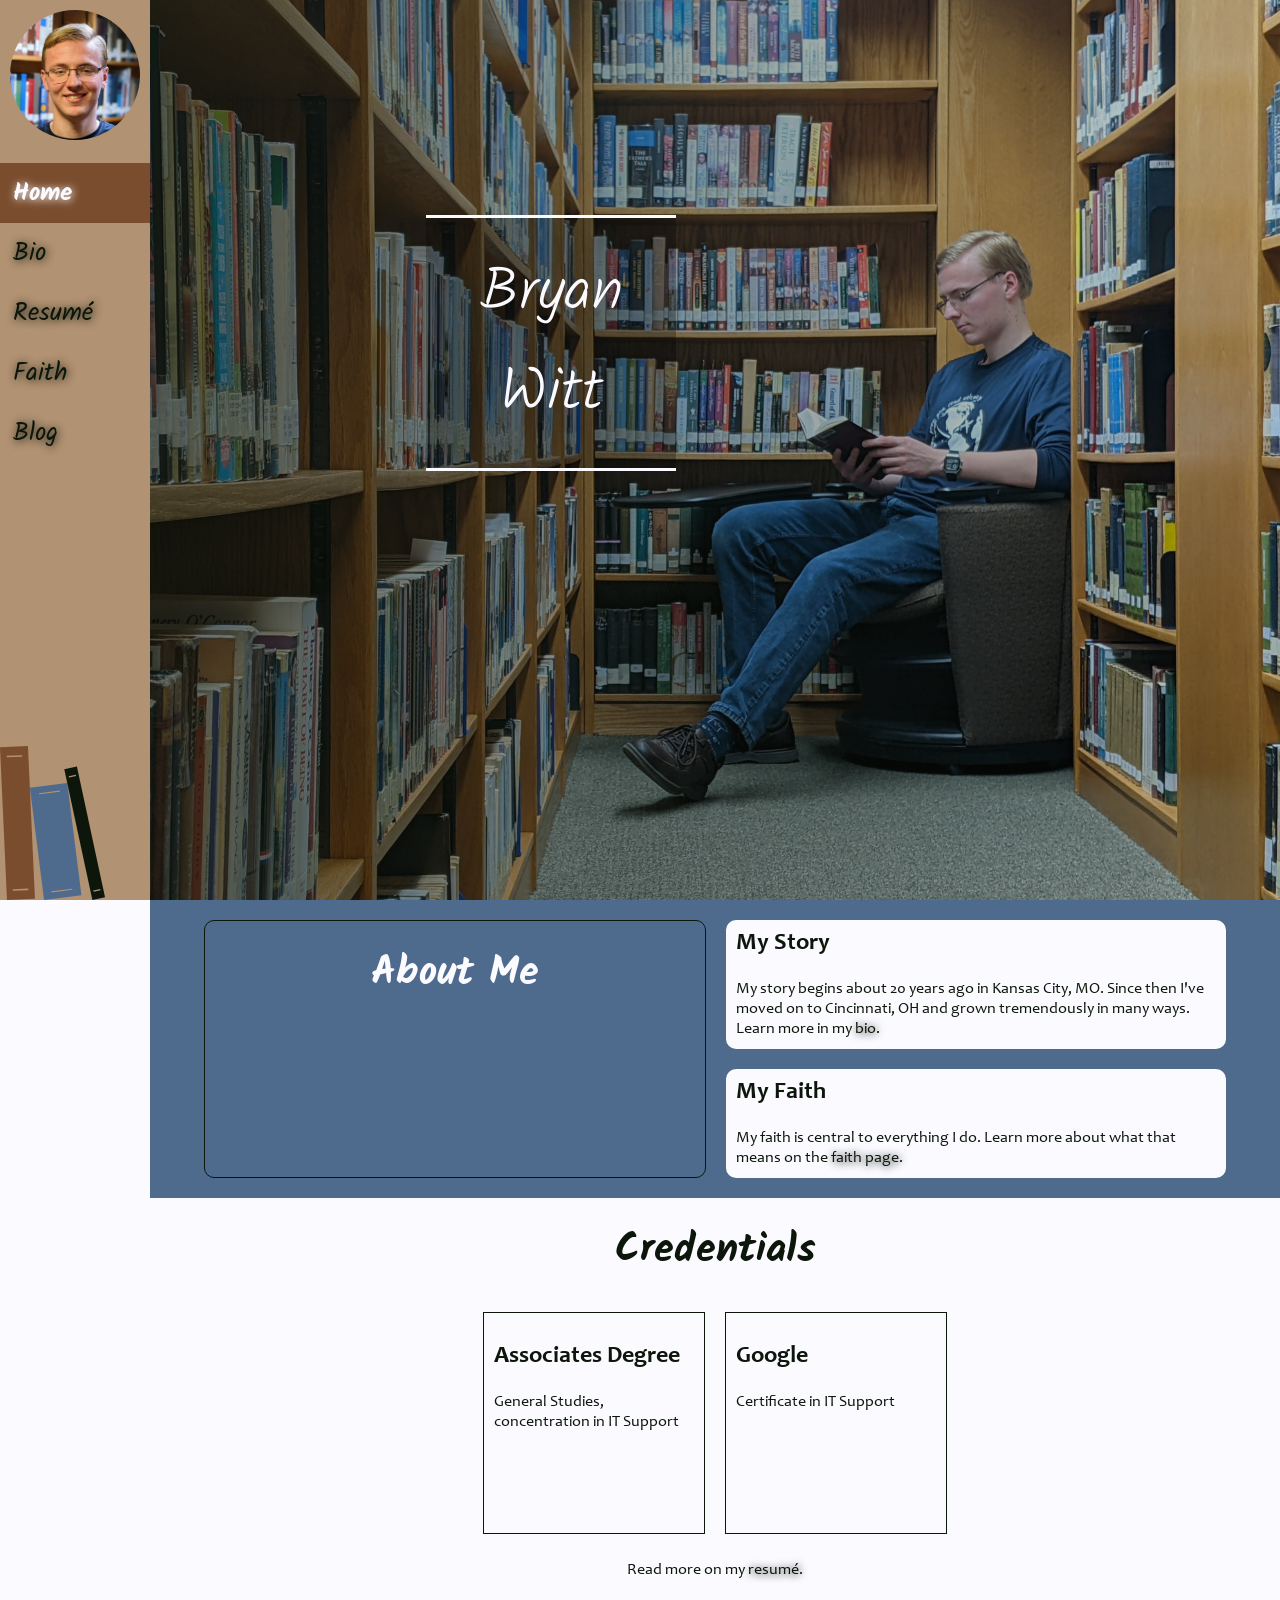
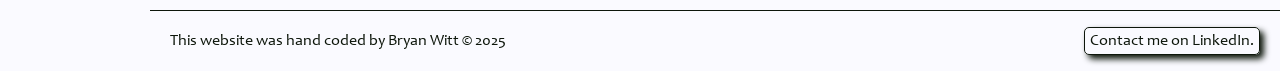
<file: index.html>
<!DOCTYPE html>
<html lang="en">

<head>
	<title>Bryan Witt</title>
	<meta charset="utf-8">
	<meta name="author" content="Bryan Witt">
	<meta name="keywords" content="Bryan Witt, programmer, cybersecurity, faith, christianity, books">
	<meta name="description" content="Bryan Witt's personal website home page">
	<link rel="stylesheet" href="style.css">
</head>

<body>
	<nav>
		<img src="profile.png" alt="Bryan Witt">
		<a href="index.html">
			<div id="current-page">Home</div>
		</a>
		<a href="bio.html">
			<div>Bio</div>
		</a>
		<a href="resume.html">
			<div>Resumé</div>
		</a>
		<a href="faith.html">
			<div>Faith</div>
		</a>
		<a href="blog.html">
			<div>Blog</div>
		</a>
	</nav>
	<main>
		<div id="hero">
			<div id="notecard">
				Bryan<br>Witt
			</div>
		</div>
		<section id="about">
			<div class="wrapper">
				<div class="flex-item" id="flex1">
					<h1>About Me</h1>
				</div>
				<div class="flex-item" id="flex2">
					<div class="aboutcontent" id="top">
						<h2>My Story</h2>
						My story begins about 20 years ago in Kansas City, MO.
						Since then I've moved on to Cincinnati, OH and grown tremendously in many ways.
						Learn more in my <a href="bio.html">bio</a>.
					</div>
					<div class="aboutcontent">
						<h2>My Faith</h2>
						My faith is central to everything I do. Learn more about what that means on the <a
							href="faith.html">faith page</a>.
					</div>
				</div>
			</div>
		</section>
		<section id="creds">
			<h1>
				Credentials
			</h1>
			<div class="wrapper">
				<div>
					<h2>Associates Degree</h2>General Studies, concentration in IT Support
				</div>
				<div>
					<h2>Google</h2>Certificate in IT Support
				</div>
			</div>
			<p>Read more on my <a href="resume.html">resumé</a>.</p>
		</section>
		<footer>
			<div>This website was hand coded by Bryan Witt &copy; 2025</div>
			<div><a href="https://www.linkedin.com/in/bryan-witt/">Contact me on LinkedIn.</a></div>
		</footer>
	</main>
</body>

</html>
</file>
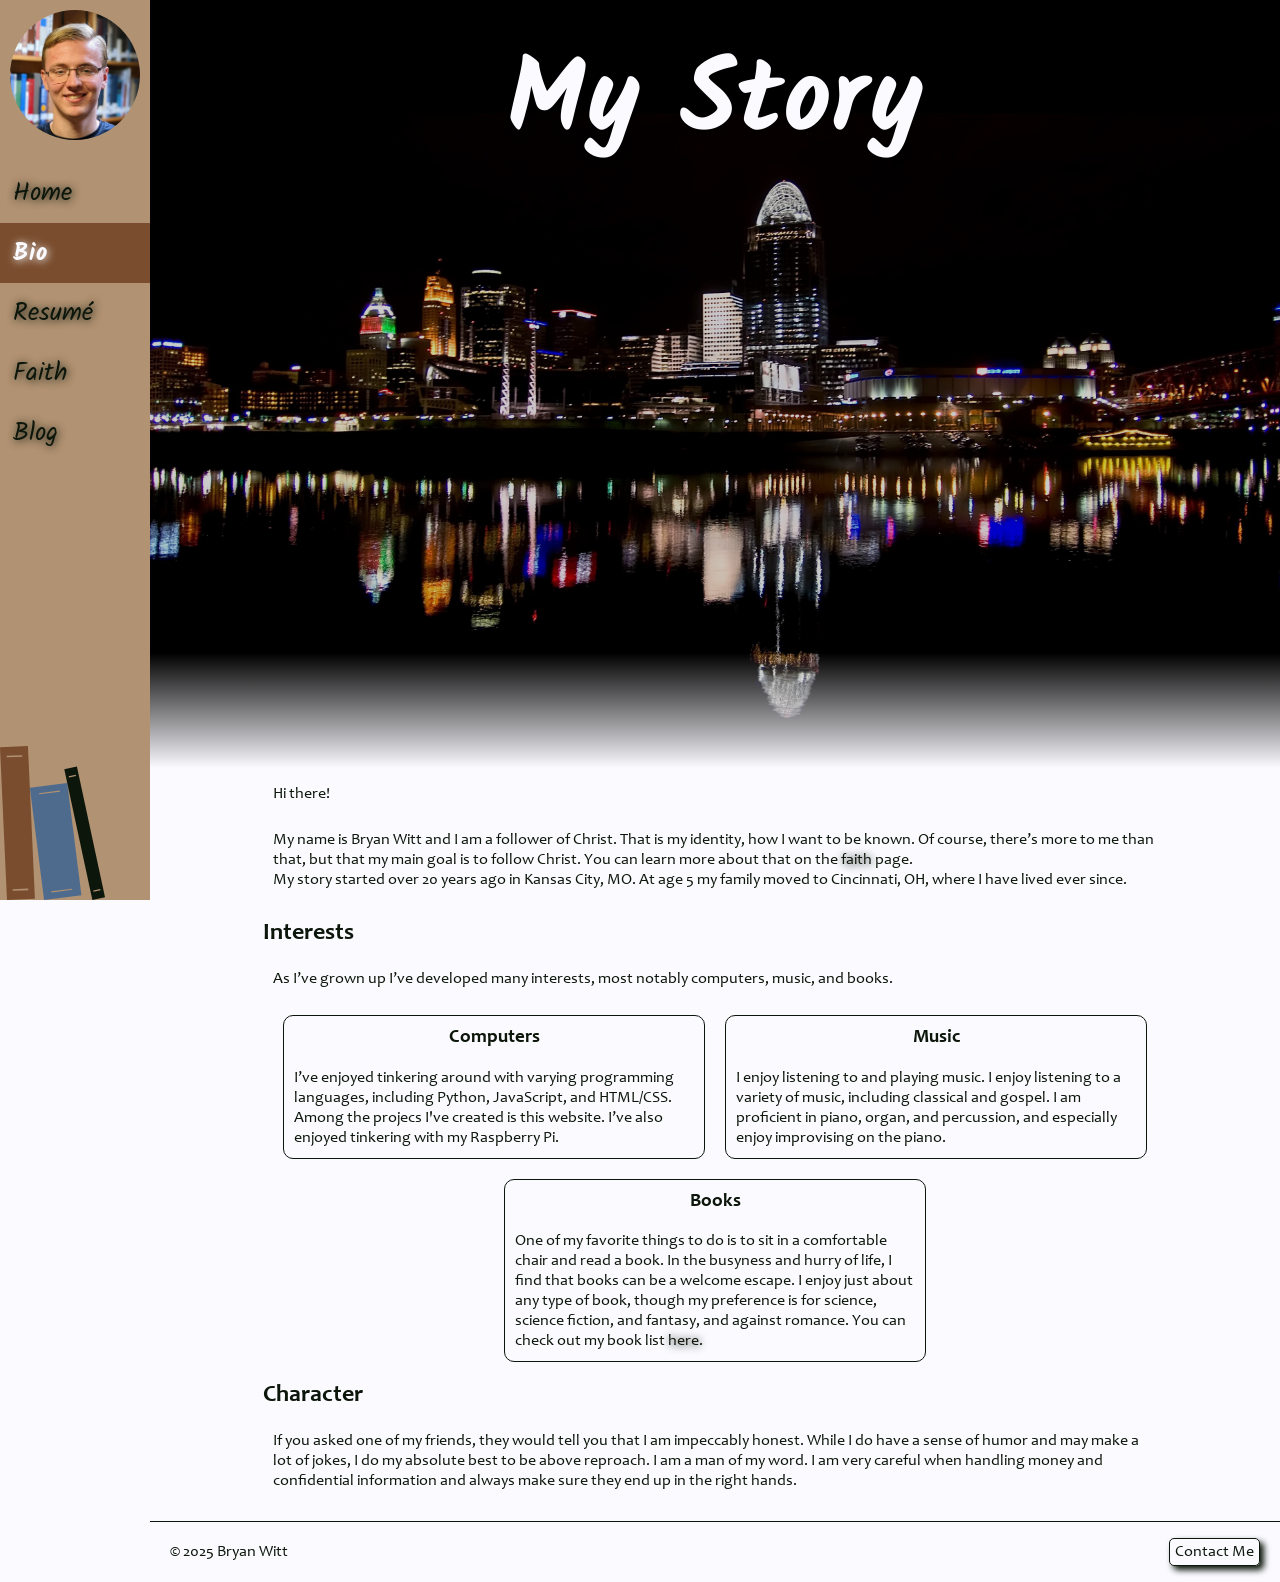
<file: bio.html>
<!DOCTYPE html>
<html lang="en">

<head>
	<title>Bio | Bryan Witt</title>
	<meta charset="utf-8">
	<meta name="author" content="Bryan Witt">
	<meta name="keywords"
		content="Bryan Witt, programmer, cybersecurity, faith, christianity, books, life, story, history, Jesus">
	<meta name="description" content="The story of Bryan Witt's life">
	<link rel="stylesheet" href="style.css">
</head>

<body>
	<nav>
		<img src="profile.png" alt="Bryan Witt">
		<a href="index.html">
			<div>Home</div>
		</a>
		<a href="bio.html">
			<div id="current-page">Bio</div>
		</a>
		<a href="resume.html">
			<div>Resumé</div>
		</a>
		<a href="faith.html">
			<div>Faith</div>
		</a>
		<a href="blog.html">
			<div>Blog</div>
		</a>
	</nav>
	<main>
		<div id="story">
			<header id="storyheader">
				<h1>My Story</h1>
			</header>
		</div>
		<article>
			<p>Hi there!</p>
			<p>
				My name is Bryan Witt and I am a follower of Christ. That is my identity, how I want to be known. Of
				course, there’s more to me than that, but that my main goal is to follow Christ. You can learn
				more about that on the <a href="faith.html">faith</a> page.
				<br>My story started over 20 years ago in Kansas City, MO. At age 5 my family moved to Cincinnati, OH,
				where I have lived ever since.
			</p>
			<h2>Interests</h2>
			<p>As I’ve grown up I’ve developed many interests, most notably computers, music, and books.</p>
			<div id="interests">
				<div>
					<h3>Computers</h3>
					I’ve enjoyed tinkering around with varying programming languages, including Python, JavaScript, and
					HTML/CSS. Among the projecs I've created is this website. I’ve also enjoyed tinkering with my Raspberry Pi.
				</div>
				<div>
					<h3>Music</h3>
					I enjoy listening to and playing music. I enjoy listening to a variety of music, including classical
					and
					gospel. I am proficient in piano, organ, and percussion, and especially enjoy improvising on the
					piano.
				</div>
				<div>
					<h3>Books</h3>
					One of my favorite things to do is to sit in a comfortable chair and read a book. In the busyness
					and
					hurry of life, I find that books can be a welcome escape. I enjoy just about any type of book,
					though my
					preference is for science, science fiction, and fantasy, and against romance. You can check out my
					book list <a href="https://goodreads.com/bryanw">here</a>.
				</div>
			</div>
			<h2>Character</h2>
			<p>If you asked one of my friends, they would tell you that I am impeccably honest. While I do have a sense
				of humor and may make a lot of jokes, I do my absolute best to be above reproach. I am a man of my word.
				I am very careful when handling money and confidential information and always make sure they end up in
				the right hands.
				<br>
			</p>
		</article>
		<footer>
			<div>&copy; 2025 Bryan Witt</div>
			<div><a href="contact.html">Contact Me</a></div>
		</footer>
	</main>
</body>

</html>
</file>
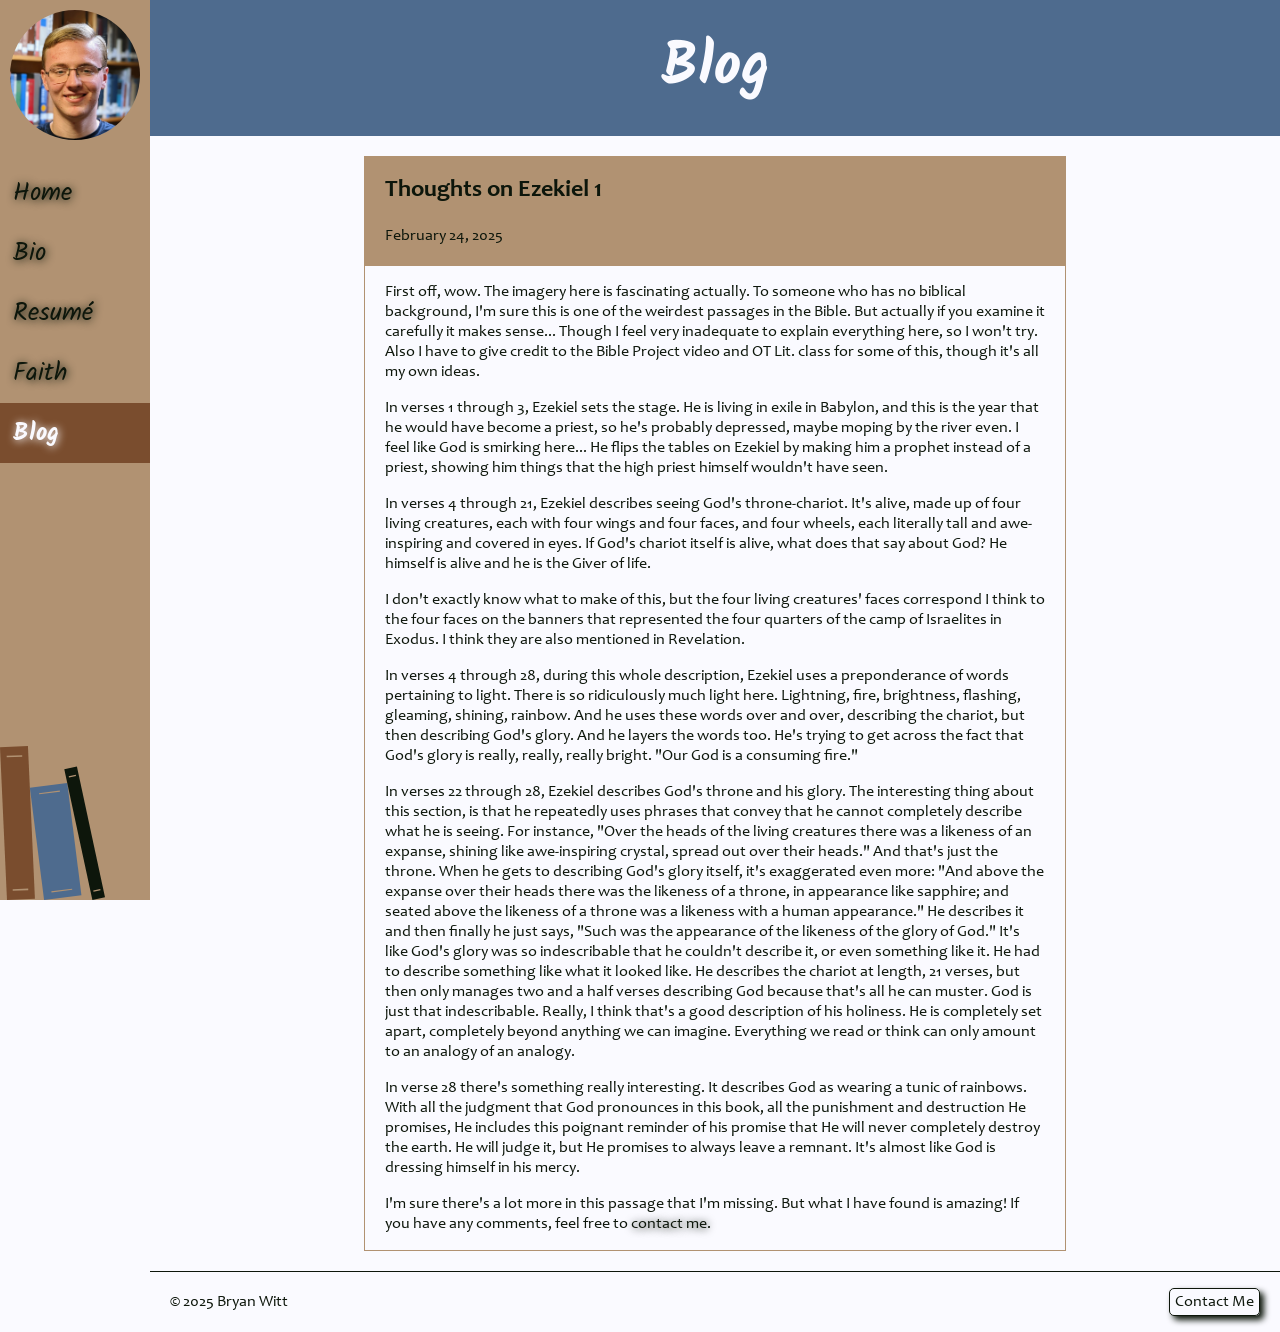
<file: blog.html>
<!DOCTYPE html>
<html lang="en">

<head>
    <title>Blog | Bryan Witt</title>
    <meta charset="utf-8">
    <meta name="author" content="Bryan Witt">
    <meta name="keywords" content="Bryan Witt, Ezekiel, prophecy, Ezekiel 1, blog, God, Christianity">
    <meta name="description" content="Bryan Witt's Blog">
    <link rel="stylesheet" href="style.css">
</head>

<body>
    <nav>
        <img src="profile.png" alt="Bryan Witt">
        <a href="index.html">
            <div>Home</div>
        </a>
        <a href="bio.html">
            <div>Bio</div>
        </a>
        <a href="resume.html">
            <div>Resumé</div>
        </a>
        <a href="faith.html">
            <div>Faith</div>
        </a>
        <a href="blog.html">
            <div id="current-page">Blog</div>
        </a>
    </nav>
    <main>
        <header>
            <h1>Blog</h1>
        </header>
        <div class="articlewrapper">
            <div class="articleheader">
                <h2>Thoughts on Ezekiel 1</h2>
                February 24, 2025
            </div>
            <p>
                First off, wow. The imagery here is fascinating actually. To someone who has no biblical background,
                I'm
                sure this is one of the weirdest passages in the Bible. But actually if you examine it carefully it
                makes
                sense... Though I feel very inadequate to explain everything here, so I won't try. Also I have to give
                credit to the Bible Project video and OT Lit. class for some of this, though it's all my own ideas.</p>
            <p>In verses 1 through 3, Ezekiel sets the stage. He is living in exile in Babylon, and this is the
                year
                that he would have become a priest, so he's probably depressed, maybe moping by the river even. I feel
                like
                God is smirking here... He flips the tables on Ezekiel by making him a prophet instead of a priest,
                showing
                him things that the high priest himself wouldn't have seen.</p>
            <p>In verses 4 through 21, Ezekiel describes seeing God's throne-chariot. It's alive, made up of four
                living creatures, each with four wings and four faces, and four wheels, each literally tall and
                awe-inspiring and covered in eyes. If God's chariot itself is alive, what does that say about God? He
                himself is alive and he is the Giver of life.</p>
            <p>I don't exactly know what to make of this, but the four living creatures' faces correspond I think
                to
                the four faces on the banners that represented the four quarters of the camp of Israelites in Exodus. I
                think they are also mentioned in Revelation.</p>
            <p>In verses 4 through 28, during this whole description, Ezekiel uses a preponderance of words
                pertaining
                to light. There is so ridiculously much light here. Lightning, fire, brightness, flashing, gleaming,
                shining, rainbow. And he uses these words over and over, describing the chariot, but then describing
                God's
                glory. And he layers the words too. He's trying to get across the fact that God's glory is really,
                really,
                really bright. "Our God is a consuming fire."</p>
            <p>In verses 22 through 28, Ezekiel describes God's throne and his glory. The interesting thing about
                this
                section, is that he repeatedly uses phrases that convey that he cannot completely describe what he is
                seeing. For instance, "Over the heads of the living creatures there was a likeness of an expanse,
                shining
                like awe-inspiring crystal, spread out over their heads." And that's just the throne. When he gets to
                describing God's glory itself, it's exaggerated even more: "And above the expanse over their heads there
                was
                the likeness of a throne, in appearance like sapphire; and seated above the likeness of a throne was a
                likeness with a human appearance." He describes it and then finally he just says, "Such was the
                appearance
                of the likeness of the glory of God." It's like God's glory was so indescribable that he couldn't
                describe
                it, or even something like it. He had to describe something like what it looked like. He describes the
                chariot at length, 21 verses, but then only manages two and a half verses describing God because that's
                all
                he can muster. God is just that indescribable. Really, I think that's a good description of his
                holiness. He
                is completely set apart, completely beyond anything we can imagine. Everything we read or think can only
                amount to an analogy of an analogy.</p>
            <p>In verse 28 there's something really interesting. It describes God as wearing a tunic of rainbows.
                With
                all the judgment that God pronounces in this book, all the punishment and destruction He promises, He
                includes this poignant reminder of his promise that He will never completely destroy the earth. He will
                judge it, but He promises to always leave a remnant. It's almost like God is dressing himself in his
                mercy.</p>
            <p>I'm sure there's a lot more in this passage that I'm missing. But what I have found is amazing! If you have any comments, feel free to <a href="contact.html">contact me</a>.
            </p>
        </div>
		<footer>
			<div>&copy; 2025 Bryan Witt</div>
			<div><a href="contact.html">Contact Me</a></div>
		</footer>
    </main>
</body>

</html>
</file>
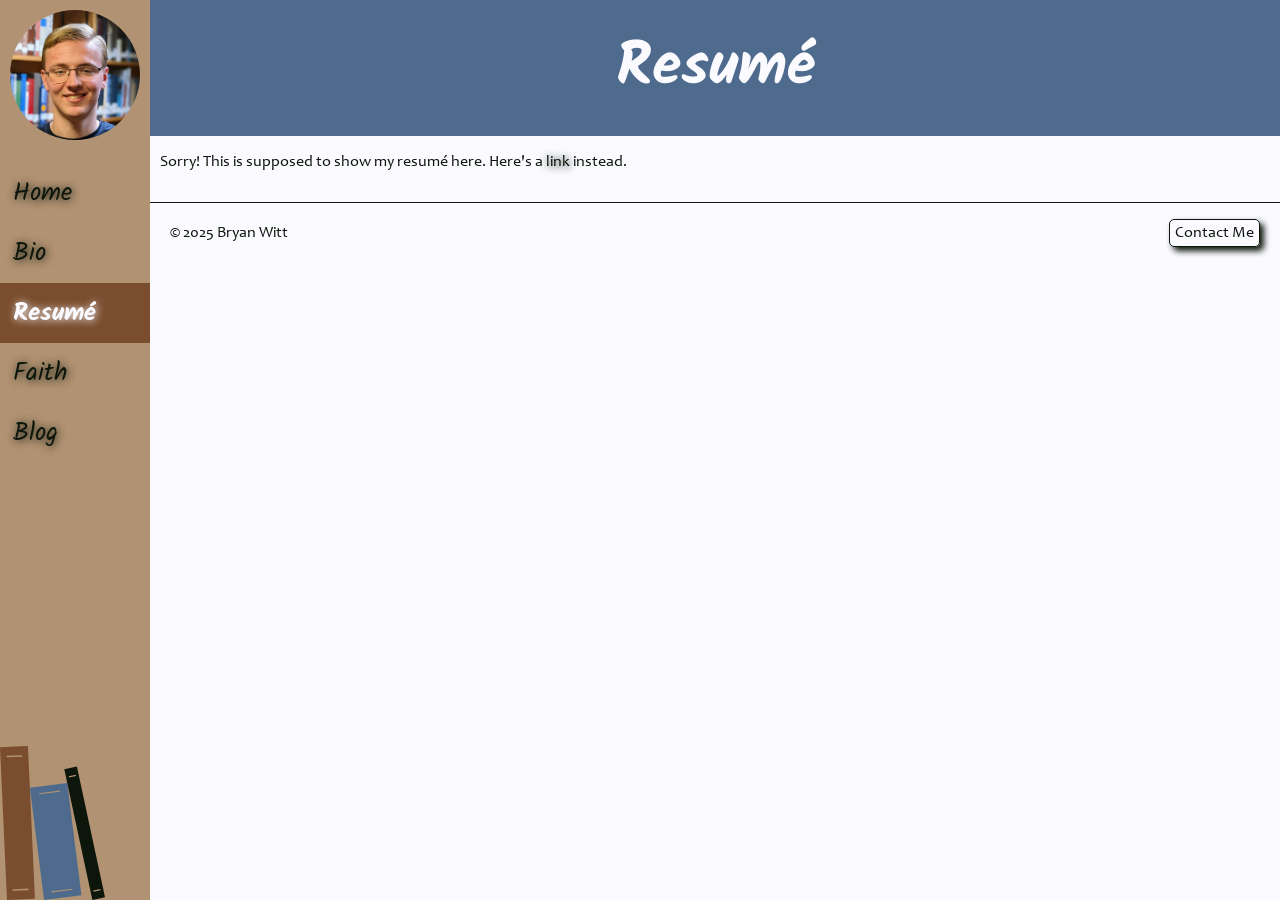
<file: resume.html>
<!DOCTYPE html>
<html lang="en">
	<head>
		<title>Resumé | Bryan Witt</title>
		<meta charset="utf-8">
		<meta name="author" content="Bryan Witt">
		<meta name="keywords" content="Bryan Witt, programmer, cybersecurity, credentials, degrees, certifications, accomplishments, books">
		<meta name="description" content="A list of Bryan Witt's credentials">
		<link rel="stylesheet" href="style.css">
	</head>
	<body>
		<nav>
			<img src="profile.png" alt="Bryan Witt">
			<a href="index.html"><div>Home</div></a>
			<a href="bio.html"><div>Bio</div></a>
			<a href="resume.html"><div id="current-page">Resumé</div></a>
			<a href="faith.html"><div>Faith</div></a>
			<a href="blog.html"><div>Blog</div></a>
		</nav>
		<main>
			<header>
				<h1>Resumé</h1>
			</header>
			<div id="articlewrapper">
				<object id="resume" data="resume04-24.pdf" type="application/pdf">
					<p>Sorry! This is supposed to show my resumé here. Here's a <a href="resume04-24.pdf" target="_blank" rel="noreferrer noopener">link</a> instead.</p>
				</object>
			</div>
			<footer>
				<div>&copy; 2025 Bryan Witt</div>
				<div><a href="contact.html">Contact Me</a></div>
			</footer>
		</main>
	</body>
</html>
</file>
<file: style.css>
/* Global Settings */

@font-face {
	font-family: Kalam;
	src: url(Kalam-Regular.ttf);
	font-stretch: 100%;
	font-weight: normal;
}

@font-face {
	font-family: Kalam;
	src: url(Kalam-Bold.ttf);
	font-stretch: 100%;
	font-weight: bold;
}

@font-face {
	font-family: Kalam;
	src: url(Kalam-Light.ttf);
	font-stretch: 100%;
	font-weight: 100;
}

@font-face {
	font-family: Candara;
	src: url(Candara.ttf);
	font-stretch: 100%;
	font-weight: normal;
}

@font-face {
	font-family: Candara;
	src: url(Candara_Bold.ttf);
	font-stretch: 100%;
	font-weight: bold;
}

@font-face {
	font-family: Candara;
	src: url(Candara_Italic.ttf);
	font-stretch: 100%;
	font-weight: normal;
	font-style: italic;
}

@font-face {
	font-family: Candara;
	src: url(Candara_Bold_Italic.ttf);
	font-stretch: 100%;
	font-weight: bold;
	font-style: italic;
}

:root {
	/* Global colors */
	--c-one: #7A4D2E;
	/* "Coffee" brown (dark brown) */
	--c-two: #B19272;
	/* "Lion" (light brown) */
	--c-three: #4E6B8E;
	/* "Lapiz Lazuli" (blue) */
	--light: #FAFAFF;
	/* "Ghost white" */
	--dark: #0D160B;
	/* "Night" */

	/* Global fonts */
	--font: Candara, sans-serif;
	--accent: Kalam, cursive;

	/* Global Numbers */
	--nav-width: 150px;
}

body {
	font-family: var(--font);
	margin: 0;
	padding: 0;
	color: var(--dark);
	background-color: var(--light);
}

header {
	background-color: var(--c-three);
	color: var(--light);
	font-weight: normal;
	font-size: 150%;
}

h1 {
	font-size: 250%;
	font-family: var(--accent);
	text-align: center;
	padding: 20px;
	margin: 0;
}

nav div {
	padding-top: 10px;
	padding-left: 1vw;
	padding-right: 1vw;
	padding-bottom: 10px;
}

nav a {
	width: 100%;
	color: var(--dark);
	background-color: var(--c-two);
}

a {
	text-decoration: none;
	color: inherit;
	text-shadow: 1px 1px 8px;
	transition: all .3s ease-out;
}

nav {
	font-family: var(--accent);
	width: 150px;
	background-color: var(--c-two);
	background-image: url(books.svg);
	background-position: bottom 0px left 0px;
	background-repeat: no-repeat;
	background-size: 70%;
	height: 100vh;
	font-size: 25px;
	position: fixed;
	margin: 0;
	float: right;
	padding: 0;
}

header {
	width: 100%;
	max-height: 230px;
	margin-top: 0;
	font-family: var(--accent);
}

main {
	margin: 0 0 0 150px;
	padding: 0;
	width: calc(100% - 150px);
	color: var(--dark);
	background-color: var(--light);
}

p {
	padding: 10px;
	padding-top: 0;
}

#current-page {
	background-color: var(--c-one);
	font-weight: bold;
	color: var(--light);
}

nav img {
	aspect-ratio: 1;
	width: 130px;
	margin: 10px;
	border-radius: 100%;
}

nav a :hover {
	background-color: var(--c-one);
	color: var(--light);
}

.articlewrapper {
	max-width: 700px;
	margin: auto;
	margin-top: 20px;
	margin-bottom: 20px;
	border: 1px solid var(--c-two);
}

.articleheader {
	padding: 20px;
	margin: 0;
	background-color: var(--c-two);
}

.articleheader h2 {
	margin-top: 0;
}

.articlewrapper p {
	padding: 0 20px 0 20px;
}

/* Home */
#hero {
	background-image:
		linear-gradient(to right, rgba(13, 22, 11, 0.6), rgba(13, 22, 11, 0.2)),
		/* Doesn't automatically change with theme colors */
		url(hero.jpg);
	background-size: 100%, cover;
	background-attachment: scroll, fixed;
	background-repeat: no-repeat, no-repeat;
	background-position: left center, 70% 30%;
	height: 100vh;
}

#notecard {
	width: 200px;
	height: 200px;
	padding: 25px;
	line-height: 100px;
	font-size: 60px;
	font-family: var(--accent);
	font-weight: 100;
	text-align: center;
	position: absolute;
	top: 40%;
	left: 33.3%;
	transform: translate(0, -145px);
	color: var(--light);
	border-top: 3px solid var(--light);
	border-bottom: 3px solid var(--light);
	background-color: hsla(0, 0%, 0%, 0.281);
}

#about {
	background-color: var(--c-three);
	color: var(--light);
	padding: 20px;
}

.wrapper {
	display: flex;
	flex-flow: row wrap;
	justify-content: center;
	align-items: stretch;
	gap: 20px;
}

.flex-item {
	max-width: 500px;
	min-width: 350px;
	flex-grow: 2;
}

#flex1 {
	border: 1px solid var(--dark);
	border-radius: 10px;
	flex-grow: 1;
}

#about h1 {
	text-align: center;
	color: inherit;
	background: inherit;
}

.aboutcontent {
	background-color: var(--light);
	color: var(--dark);
	border-radius: 10px;
	padding: 10px;
	margin-top: 20px;
}

#top {
	margin-top: 0;
}

.aboutcontent h2 {
	margin: 0 0 20px 0;
}

#creds .wrapper {
	justify-content: center;
	padding: 10px;
}

#creds .wrapper div {
	width: 200px;
	height: 200px;
	padding: 10px;
	border: 1px solid var(--dark);
}

#creds p {
	text-align: center;
}

footer a {
	border: 1px solid var(--dark);
	border-radius: 5px;
	text-shadow: none;
	padding: 5px;
	box-shadow: 4px 4px 6px var(--dark);
}

footer a:hover {
	background-color: var(--c-two);
}

footer a:active {
	box-shadow: 2px 2px 3px var(--dark);
}

/* Faith */
#core {
	background-image: url(core.jpg);
	background-position: center;
	background-size: cover;
	height: 500px;
	display: flex;
	flex-flow: row nowrap;
	justify-content: center;
}

table {
	width: 80%;
	border-collapse: collapse;
	margin: auto;
}

th,
td {
	border: 1px solid var(--dark);
	padding: 8px;
	text-align: left;
}

th {
	background-color: var(--c-three);
	color: var(--light);
}

#video {
	display: flex;
	flex-flow: row wrap;
	justify-content: center;
	align-items: stretch;
	padding: 20px;
	margin: 20px;
	gap: 20px;
}

#video div {
	border: 1px solid var(--dark);
	border-radius: 10px;
}

#video iframe {
	aspect-ratio: 1.7777777778;
	width: 750px;
	border-radius: 10px;
	margin: 10px;
	max-width: calc(100vh - 190px);
}

#video2 {
	aspect-ratio: 1.3333333333;
}

footer {
	border-top: 1px solid var(--dark);
	display: flex;
	flex-flow: row nowrap;
	padding: 20px;
	justify-content: space-between;
	margin-top: 20px;
}

/* Contact */
form {
	width: 400px;
	margin: auto;
	margin-top: 20px;
}

label {
	float: left;
	clear: left;
	display: block;
	width: 100px;
	padding-right: 10px;
	margin-top: 10px;
	text-align: right;
}

input[type="text"],
input[type="email"],
input[type="tel"] {
	display: block;
	margin-top: 10px;
}

input[type="submit"],
input[type="reset"] {
	box-shadow: 3px 3px 8px var(--dark);
}

#buttons {
	margin-top: 10px;
	text-align: center;
}

legend {
	font-family: var(--accent);
	font-size: 130%;
}

textarea {
	display: block;
	margin: auto;
	margin-top: 10px;
}

#required {
	font-size: 75%;
	font-style: italic;
	text-align: right;
	margin-top: -0.75em;
}

/* Blog */
article {
	width: 80%;
	margin: auto;
}

#article p {
	margin: 0 0 15px 0;
	padding: 0;
}

/* Resumé */
#resume {
	width: 100%;
	height: 700px;
	max-height: 100%;
}

/* Bio */
#story {
	background-image:
		linear-gradient(to bottom, rgba(0, 0, 0, 0.2) 0%, rgba(0, 0, 0, 0.2) 85%, rgb(250, 250, 255) 100%),
		url(skyline2.jpg);
	background-size: 100%, auto 100%;
	background-repeat: no-repeat, no-repeat;
	background-position: bottom, bottom;
	height: 60vw;
}
#storyheader {
	background-color: rgb(0, 0, 0, 0);
	color: var(--light);
	text-shadow: 0 0 10px black;
	font-size: 2.6em;
}
#interests {
	display: flex;
	flex-flow: row wrap;
	justify-content: center;
	align-items: stretch;
	gap: 20px;
}
#interests div {
	border: 1px solid var(--dark);
	padding: 10px;
	border-radius: 10px;
	max-width: 400px;
}
#interests div h3 {
	margin-top: 0;
	text-align: center;
}
</file>
